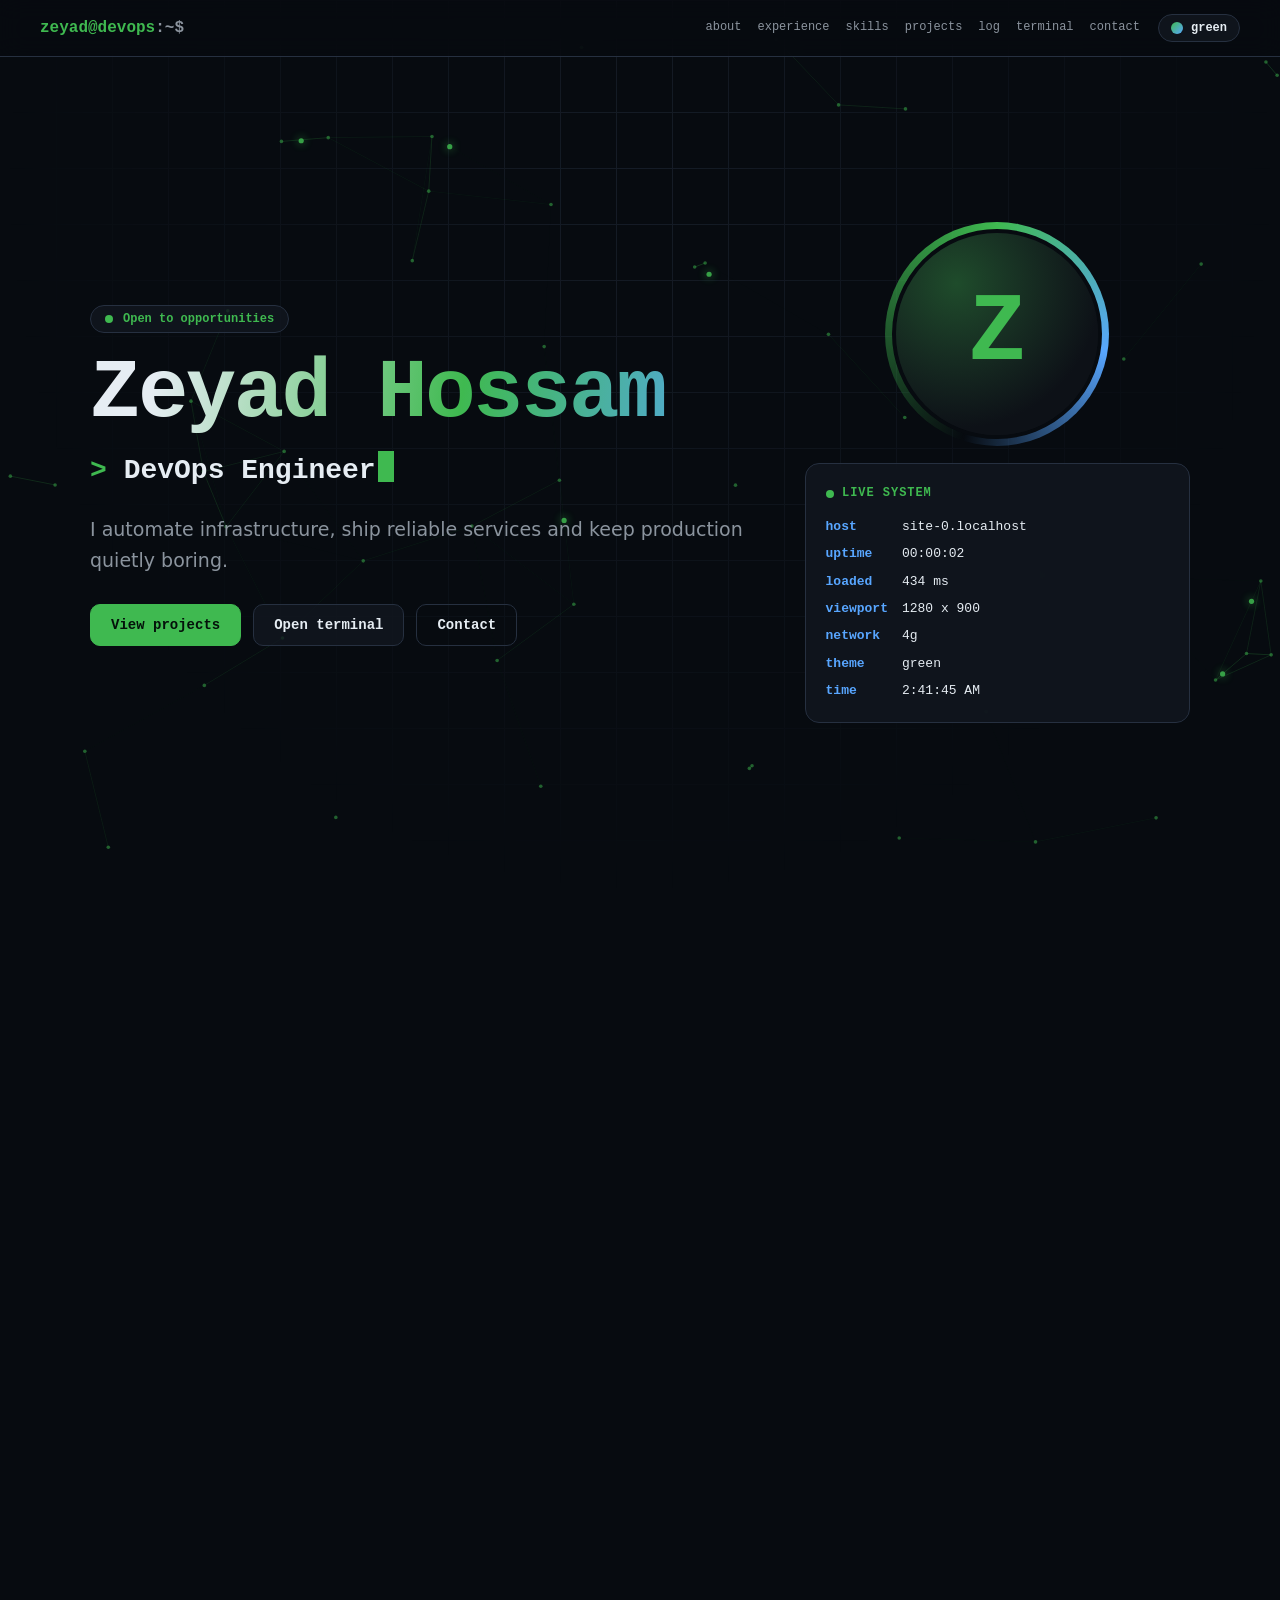
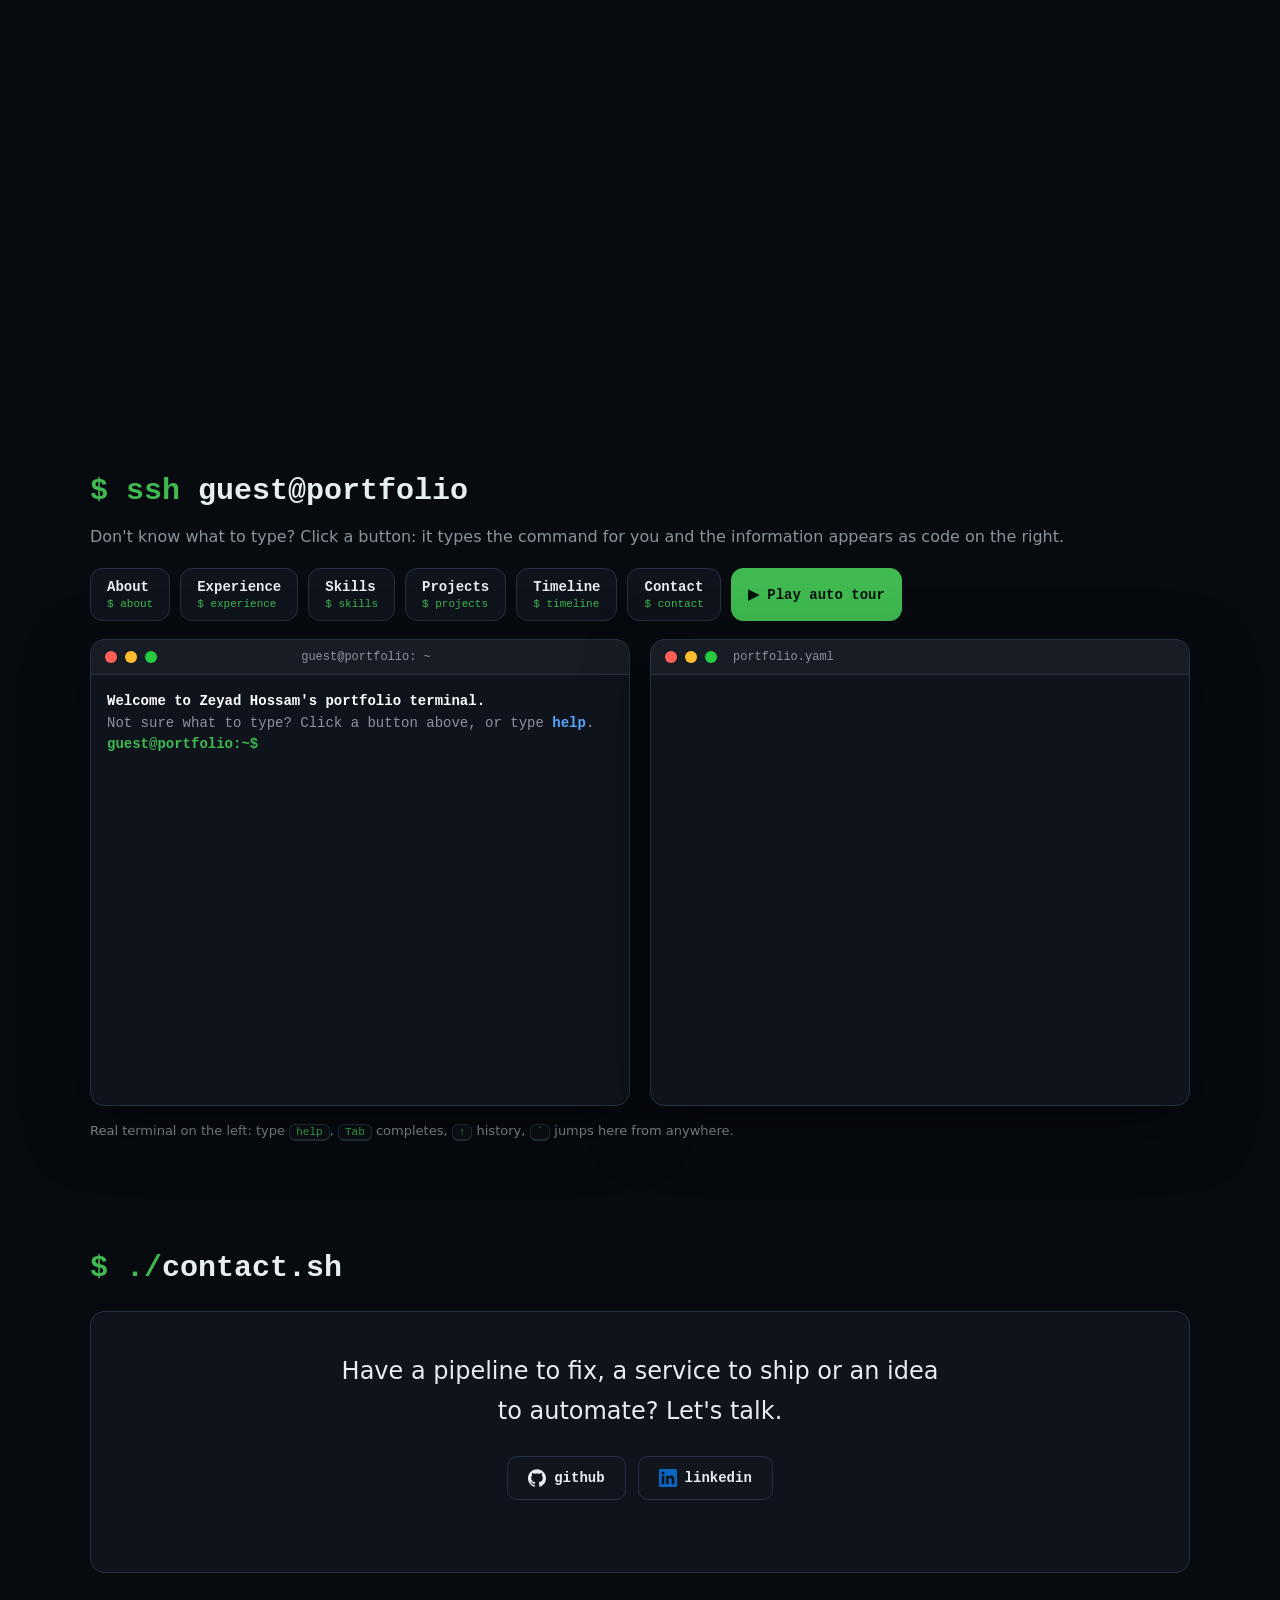
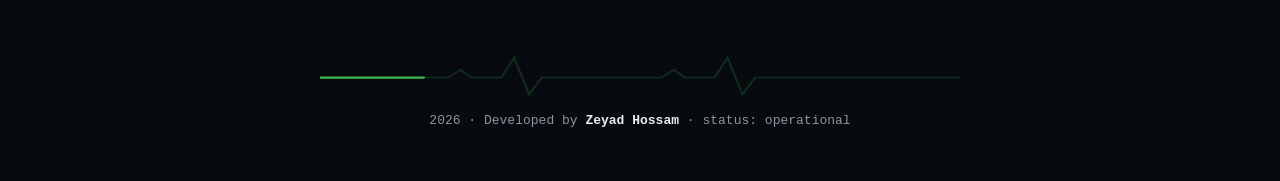
<file: index.html>
<!doctype html>
<html lang="en" data-theme="green">
<head>
  <meta charset="utf-8">
  <meta name="viewport" content="width=device-width, initial-scale=1, viewport-fit=cover">
  <title>Zeyad Hossam | DevOps · Cloud · Backend</title>
  <meta name="description" content="Portfolio of Zeyad Hossam: DevOps, Cloud and Backend engineer. Projects, courses, certificates, CVs and an interactive terminal.">
  <meta name="theme-color" content="#070b10">
  <meta property="og:title" content="Zeyad Hossam | DevOps · Cloud · Backend">
  <meta property="og:description" content="Automation, CI/CD, infrastructure and Linux tooling. Try the interactive terminal.">
  <meta property="og:type" content="website">
  <link rel="icon" href="favicon.svg" type="image/svg+xml">
  <link rel="stylesheet" href="assets/style.css?v=20261119">
</head>
<body class="booting">
  <a class="skip" href="#main">Skip to content</a>

  <div id="boot" aria-hidden="true">
    <pre id="bootlog"></pre>
    <div class="bootskip">press any key to skip</div>
  </div>

  <canvas id="net" aria-hidden="true"></canvas>

  <header class="nav" id="nav">
    <a class="brand" href="#home" aria-label="Home"><span class="brand-ps" id="brandPs">zeyad@devops</span><span class="brand-sym">:~$</span></a>
    <nav aria-label="Sections" id="navLinks">
      <a class="mobile-home" href="#home" aria-label="Home">home</a>
      <a class="mobile-current" id="mobileCurrent" href="#about">about</a>
      <a href="#about" data-sec="about">about</a>
      <a href="#experience" data-sec="experience">experience</a>
      <a href="#skills" data-sec="skills">skills</a>
      <a href="#projects" data-sec="projects">projects</a>
      <a href="#learning" data-sec="learning">learning</a>
      <a href="#certificates" data-sec="certificates">certs</a>
      <a href="#cv" data-sec="cv">cv</a>
      <a href="#volunteering" data-sec="volunteering">volunteer</a>
      <a href="#gallery" data-sec="gallery">gallery</a>
      <a href="#log" data-sec="log">log</a>
      <a href="#terminal" data-sec="terminal">terminal</a>
      <a href="#contact" data-sec="contact">contact</a>
      <button class="mobile-theme" id="themeBtnMobile" type="button" title="Change theme" aria-label="Change theme"><span class="swatch"></span></button>
      <button class="mobile-more" id="mobileMore" type="button" aria-expanded="false" aria-controls="mobileMenu">☰ <span>sections</span></button>
    </nav>
    <button class="icon-btn" id="themeBtn" type="button" title="Change theme" aria-label="Change theme"><span class="swatch"></span><span id="themeName">green</span></button>
  </header>
  <nav class="mobile-menu" id="mobileMenu" aria-label="All sections" hidden></nav>

  <main id="main">
    <section class="hero" id="home">
      <div class="hero-text">
        <p class="eyebrow" id="availability"><span class="dot"></span><span id="availText"></span></p>
        <h1 id="name" class="glitch" data-text="">&nbsp;</h1>
        <p class="role"><span class="role-prefix">&gt;</span> <span id="role"></span><span class="caret"></span></p>
        <p class="tagline" id="tagline"></p>
        <div class="cta">
          <a class="btn primary" href="#projects">View projects</a>
          <a class="btn" id="cvBtn" href="#cv">Get my CV</a>
          <a class="btn" href="#terminal">Open terminal</a>
          <a class="btn ghost" id="mailBtn" href="#contact">Contact</a>
        </div>
      </div>
      <aside class="hero-side" aria-label="Profile">
        <figure class="photo" id="photo">
          <span class="ring" aria-hidden="true"></span>
          <div class="photo-in">
            <img id="photoImg" alt="" hidden>
            <span class="avatar" id="avatar" aria-hidden="true">Z</span>
            <span class="scan" aria-hidden="true"></span>
          </div>
        </figure>
        <div class="status" aria-label="Live system status">
          <div class="panel-title"><span class="dot"></span> live system</div>
          <dl id="statusList"></dl>
        </div>
      </aside>
    </section>

    <section id="about" class="reveal">
      <h2 class="sec-title"><span class="cmd">$ cat</span> about.md</h2>
      <div class="about-grid">
        <div class="about-text" id="aboutText"></div>
        <div class="neo" aria-label="System facts">
          <pre class="neo-logo" aria-hidden="true"></pre>
          <dl id="facts"></dl>
        </div>
      </div>
    </section>

    <section id="experience" class="reveal">
      <h2 class="sec-title"><span class="cmd">$ journalctl</span> --unit=career</h2>
      <ol class="exp" id="expList"></ol>
    </section>

    <section id="skills" class="reveal">
      <h2 class="sec-title"><span class="cmd">$ kubectl get</span> skills -A</h2>
      <div class="filters" id="skillFilters" role="group" aria-label="Filter skills"></div>
      <div class="skill-grid" id="skillGrid"></div>
    </section>

    <section id="projects" class="reveal">
      <h2 class="sec-title"><span class="cmd">$ docker</span> ps --all</h2>
      <div class="filters" id="projectFilters" role="group" aria-label="Filter projects by category"></div>
      <div class="project-grid" id="projectGrid"></div>
    </section>

    <section id="learning" class="reveal">
      <h2 class="sec-title"><span class="cmd">$ ls</span> courses/ trainings/</h2>
      <div class="filters" id="courseFilters" role="group" aria-label="Filter courses"></div>
      <div class="course-list" id="courseList"></div>
      <div class="library" id="library"></div>
    </section>

    <section id="certificates" class="reveal">
      <h2 class="sec-title"><span class="cmd">$ gpg</span> --verify certificates/</h2>
      <div class="cert-grid" id="certGrid"></div>
      <div class="credly" id="credly"></div>
    </section>

    <section id="cv" class="reveal">
      <h2 class="sec-title"><span class="cmd">$ less</span> cv.pdf</h2>
      <div class="cv-tabs" id="cvTabs" role="tablist" aria-label="CV versions"></div>
      <div class="cv-view" id="cvView"></div>
    </section>

    <section id="volunteering" class="reveal">
      <h2 class="sec-title"><span class="cmd">$ ls</span> volunteering/ talks/</h2>
      <div class="project-grid" id="volGrid"></div>
    </section>

    <section id="gallery" class="reveal">
      <h2 class="sec-title"><span class="cmd">$ ls</span> gallery/</h2>
      <div class="filters" id="galleryFilters" role="group" aria-label="Filter photos"></div>
      <div class="gallery" id="galleryGrid"></div>
    </section>

    <section id="log" class="reveal">
      <h2 class="sec-title"><span class="cmd">$ git log</span> --graph --oneline</h2>
      <ol class="gitlog" id="gitlog"></ol>
    </section>

    <section id="terminal" class="reveal">
      <h2 class="sec-title"><span class="cmd">$ ssh</span> guest@portfolio</h2>
      <p class="hint">Don't know what to type? Click a button: it types the command for you and the information appears as code on the right.</p>
      <div class="guide" aria-label="Quick commands">
        <div class="guide-btns" id="guideBtns"></div>
      </div>
      <div class="term-grid">
        <div class="term" id="term">
          <div class="term-bar"><i></i><i></i><i></i><span id="termTitle">guest@portfolio: ~</span></div>
          <div class="term-body" id="termBody">
            <div id="termOut" aria-live="polite"></div>
            <label class="term-line"><span class="ps1" id="ps1">guest@portfolio:~$</span>
              <input id="termIn" type="text" spellcheck="false" autocomplete="off" autocapitalize="off" autocorrect="off" aria-label="Terminal command">
            </label>
          </div>
        </div>
        <div class="term codeview" id="codeView">
          <div class="term-bar"><i></i><i></i><i></i><span id="codeTitle">portfolio.yaml</span><span class="live" id="codeLive" hidden><span class="dot"></span> auto tour</span></div>
          <pre class="code-body" id="codeBody" tabindex="0" aria-label="Information shown as code"></pre>
        </div>
      </div>
      <p class="hint small">Real terminal on the left: type <kbd>help</kbd>, <kbd>Tab</kbd> completes, <kbd>↑</kbd> history, <kbd>`</kbd> jumps here from anywhere.</p>
    </section>

    <section id="contact" class="reveal">
      <h2 class="sec-title"><span class="cmd">$ ./</span>contact.sh</h2>
      <div class="contact-card">
        <p class="contact-lead">Have a pipeline to fix, a service to ship or an idea to automate? Let's talk.</p>
        <div class="contact-actions" id="contactActions"></div>
        <p class="copied" id="copied" role="status" aria-live="polite"></p>
      </div>
    </section>
  </main>

  <footer class="footer">
    <svg class="pulse" viewBox="0 0 600 60" preserveAspectRatio="none" aria-hidden="true">
      <path class="pulse-bg" d="M0 32 H120 L132 22 L142 32 H170 L182 6 L196 54 L208 32 H320 L332 22 L342 32 H370 L382 6 L396 54 L408 32 H600"/>
      <path class="pulse-fg" pathLength="1000" d="M0 32 H120 L132 22 L142 32 H170 L182 6 L196 54 L208 32 H320 L332 22 L342 32 H370 L382 6 L396 54 L408 32 H600"/>
    </svg>
    <p><span id="year"></span> · Developed by <strong>Zeyad Hossam</strong> · <span class="dim">status: operational</span></p>
  </footer>

  <div class="lb" id="lightbox" hidden role="dialog" aria-modal="true" aria-label="Viewer">
    <button class="lb-close" id="lbClose" type="button" aria-label="Close">&times;</button>
    <button class="lb-nav prev" id="lbPrev" type="button" aria-label="Previous">&#8249;</button>
    <figure class="lb-fig" id="lbFig">
      <div class="lb-stage" id="lbStage"><img id="lbImg" alt="" hidden><iframe id="lbPdf" title="Document" hidden></iframe></div>
      <figcaption id="lbCap"></figcaption>
    </figure>
    <button class="lb-nav next" id="lbNext" type="button" aria-label="Next">&#8250;</button>
    <div class="lb-count" id="lbCount"></div>
  </div>

  <canvas id="matrix" aria-hidden="true"></canvas>

  <noscript>
    <p class="noscript">This portfolio is built with JavaScript. Zeyad Hossam: DevOps, Cloud and Backend engineer. Please enable JavaScript or visit the GitHub profile.</p>
  </noscript>

  <script src="data.js?v=20261119"></script>
  <script src="assets/icons.js"></script>
  <script src="assets/app.js?v=20261119"></script>
</body>
</html>
</file>
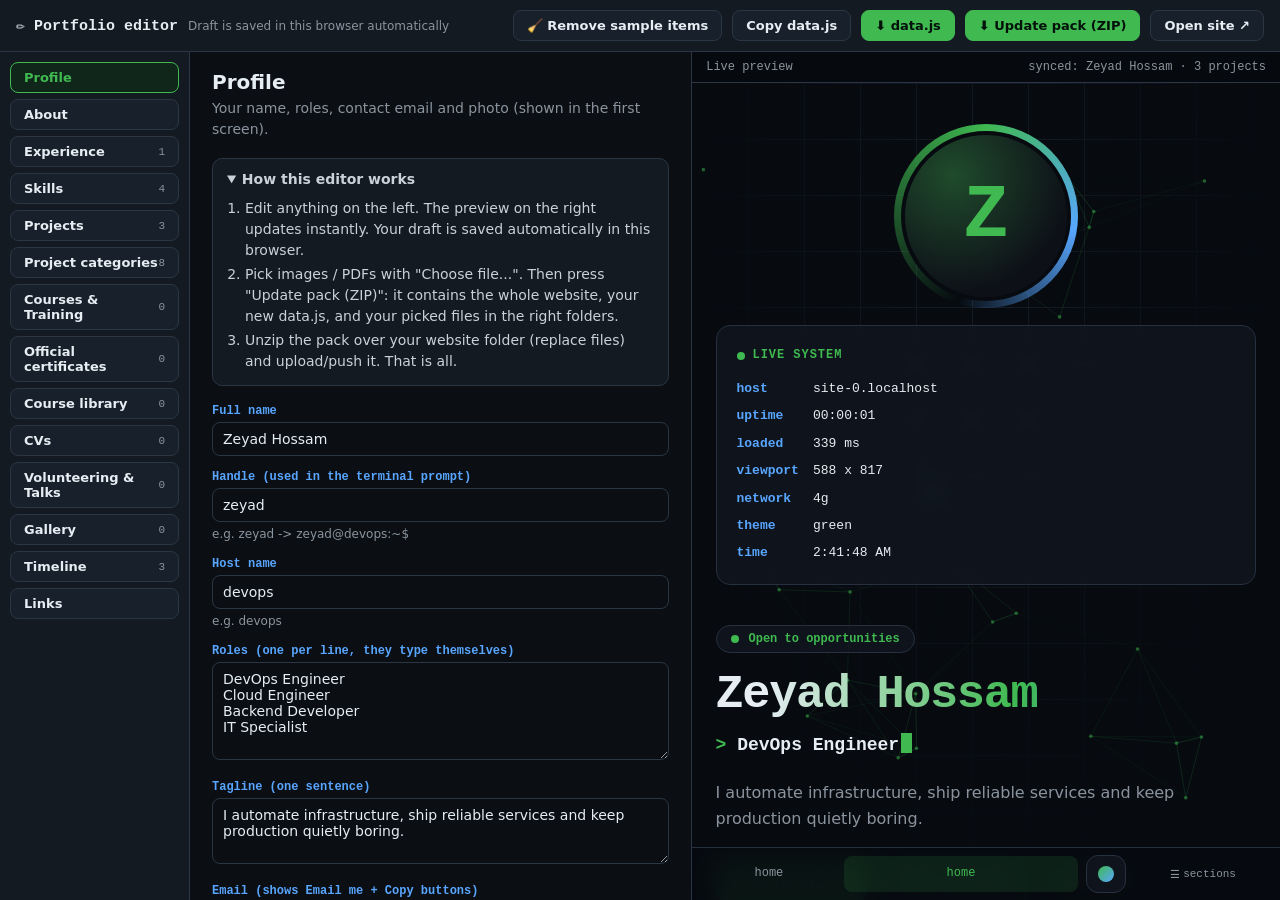
<file: editor.html>
<!doctype html>
<html lang="en">
<head>
  <meta charset="utf-8">
  <meta name="viewport" content="width=device-width, initial-scale=1">
  <meta name="robots" content="noindex">
  <title>Portfolio editor</title>
  <link rel="icon" href="favicon.svg" type="image/svg+xml">
  <style>
    :root { --bg:#0b0f14; --panel:#131a22; --panel2:#18212b; --line:#2a3644; --text:#e6edf3; --dim:#8b949e; --acc:#3fb950; --blue:#58a6ff; --warn:#d29922; --danger:#ff7b72;
      --mono:'JetBrains Mono','SFMono-Regular',Consolas,'Liberation Mono',Menlo,monospace; --sans:system-ui,-apple-system,'Segoe UI',Roboto,Arial,sans-serif; }
    * { box-sizing:border-box; }
    html,body { height:100%; margin:0; }
    body { background:var(--bg); color:var(--text); font:14px/1.5 var(--sans); display:flex; flex-direction:column; }
    a { color:var(--blue); }
    .top { display:flex; align-items:center; gap:10px; padding:10px 16px; background:var(--panel); border-bottom:1px solid var(--line); flex-wrap:wrap; }
    .top strong { font:700 15px var(--mono); }
    .muted { color:var(--dim); font-size:12px; } .spacer { flex:1; }
    button, .btn { font:600 13px var(--sans); color:var(--text); background:var(--panel2); border:1px solid var(--line); border-radius:8px; padding:7px 13px; cursor:pointer; text-decoration:none; }
    button:hover, .btn:hover { border-color:var(--acc); }
    button.primary { background:var(--acc); color:#04110a; border-color:var(--acc); }
    button.danger:hover { border-color:var(--danger); color:var(--danger); }
    button.mini { padding:2px 9px; font-size:12px; }
    #banner { background:#2d2208; border-bottom:1px solid var(--warn); padding:8px 16px; display:flex; gap:10px; align-items:center; }
    #banner[hidden] { display:none; }
    .app { flex:1; min-height:0; display:grid; grid-template-columns:190px minmax(380px,1fr) minmax(340px,46%); }
    #side { background:var(--panel); border-right:1px solid var(--line); overflow:auto; padding:10px; }
    #side button { display:flex; width:100%; justify-content:space-between; align-items:center; margin-bottom:6px; text-align:left; }
    #side button.on { border-color:var(--acc); background:#10261a; color:var(--acc); }
    #side .n { font:11px var(--mono); color:var(--dim); }
    #form { overflow:auto; padding:18px 22px 60px; }
    .preview { border-left:1px solid var(--line); display:flex; flex-direction:column; min-height:0; background:#06090d; }
    .pv-head { padding:8px 14px; font:12px var(--mono); color:var(--dim); border-bottom:1px solid var(--line); display:flex; justify-content:space-between; }
    #pv { flex:1; border:0; width:100%; background:#070b10; }
    h2 { margin:0 0 4px; font:700 20px var(--sans); } .lead { color:var(--dim); margin:0 0 18px; }
    .help { background:var(--panel); border:1px solid var(--line); border-radius:10px; padding:10px 14px; margin-bottom:18px; color:#c9d1d9; }
    .help summary { cursor:pointer; font-weight:600; } .help ol { margin:8px 0 2px 18px; padding:0; } .help li { margin:3px 0; }
    .row { margin:0 0 14px; } .row > label { display:block; font:600 12px var(--mono); color:var(--blue); margin-bottom:4px; }
    .row small { display:block; color:var(--dim); margin-top:3px; font-size:12px; }
    input[type=text], textarea, select { width:100%; background:var(--bg); color:var(--text); border:1px solid var(--line); border-radius:8px; padding:8px 10px; font:14px var(--sans); }
    textarea { resize:vertical; min-height:60px; font-family:var(--sans); }
    input:focus, textarea:focus, select:focus { outline:2px solid var(--acc); outline-offset:0; border-color:var(--acc); }
    .check { display:flex; gap:8px; align-items:center; } .check input { width:auto; }
    .item { background:var(--panel); border:1px solid var(--line); border-radius:10px; margin-bottom:10px; }
    .item > summary { list-style:none; display:flex; align-items:center; gap:8px; padding:9px 12px; cursor:pointer; }
    .item > summary::-webkit-details-marker { display:none; }
    .item > summary::before { content:"▸"; color:var(--dim); } .item[open] > summary::before { content:"▾"; }
    .item .t { flex:1; font-weight:600; overflow:hidden; text-overflow:ellipsis; white-space:nowrap; }
    .item .t.empty { color:var(--dim); font-style:italic; }
    .item-body { padding:6px 14px 6px; border-top:1px solid var(--line); background:var(--panel2); border-radius:0 0 10px 10px; }
    .item-body .item { background:var(--panel); }
    .pair { display:grid; grid-template-columns:1fr 2fr auto; gap:8px; margin-bottom:6px; }
    .imgrow { display:flex; gap:8px; align-items:center; } .imgrow input[type=text] { flex:1; }
    .thumb { width:46px; height:46px; object-fit:cover; border-radius:6px; border:1px solid var(--line); background:#000; flex:none; }
    .thumb[hidden] { display:none; }
    .picked { color:var(--warn); }
    .chips { display:flex; flex-wrap:wrap; gap:6px; margin-top:6px; }
    .chip { display:inline-flex; align-items:center; gap:6px; background:var(--bg); border:1px solid var(--line); border-radius:7px; padding:2px 8px; font:12px var(--mono); }
    .chip svg { width:14px; height:14px; } .chip.no { color:var(--dim); border-style:dashed; }
    .picker { margin-top:8px; background:var(--bg); border:1px solid var(--line); border-radius:10px; padding:10px; }
    .picker .chips { max-height:190px; overflow:auto; } .picker button.chip { cursor:pointer; color:var(--text); } .picker button.chip:hover { border-color:var(--acc); }
    .multi { display:flex; flex-wrap:wrap; gap:6px 14px; }
    .warn { color:var(--warn); font-size:12px; margin:4px 0; }
    .actions { display:flex; gap:6px; }
    @media (max-width: 1100px) { .app { grid-template-columns:150px 1fr; } .preview { display:none; } }
    @media (max-width: 700px) {
      .top { position:sticky; top:0; z-index:5; padding:8px; gap:6px; }
      .top strong { width:100%; }
      .top .muted { flex:1; min-width:140px; }
      .top button, .top .btn { padding:7px 9px; font-size:12px; }
      #banner { flex-wrap:wrap; }
      .app { display:flex; flex-direction:column; overflow:visible; }
      #side { display:flex; gap:6px; overflow-x:auto; padding:8px; border:0; border-bottom:1px solid var(--line); scroll-snap-type:x proximity; }
      #side button { width:auto; min-width:max-content; margin:0; scroll-snap-align:start; }
      #form { overflow:visible; padding:16px 12px 48px; }
      .pair { grid-template-columns:1fr; }
      .imgrow { flex-wrap:wrap; }
      .imgrow input[type=text] { min-width:0; }
    }
  </style>
</head>
<body>
  <header class="top">
    <strong>✏️ Portfolio editor</strong>
    <span class="muted" id="saved">Draft is saved in this browser automatically</span>
    <span class="spacer"></span>
    <button id="btnSamples" type="button" title="Delete every item marked as a SAMPLE">🧹 Remove sample items</button>
    <button id="btnCopy" type="button">Copy data.js</button>
    <button id="btnJs" type="button" class="primary">⬇ data.js</button>
    <button id="btnZip" type="button" class="primary" title="Full website + your updated content and picked files">⬇ Update pack (ZIP)</button>
    <a class="btn" href="index.html" target="_blank" rel="noopener">Open site ↗</a>
  </header>
  <div id="banner" hidden><span>You have an unsaved draft from earlier.</span><button id="btnRestore" type="button" class="primary mini">Restore it</button><button id="btnDiscard" type="button" class="mini">Discard</button></div>
  <div class="app">
    <nav id="side" aria-label="Sections"></nav>
    <main id="form"></main>
    <aside class="preview"><div class="pv-head"><span>Live preview</span><span id="pvStatus">loading...</span></div>
      <iframe id="pv" src="index.html?preview=1" title="Live preview of your portfolio"></iframe></aside>
  </div>
  <script src="data.js?v=20261119"></script>
  <script src="assets/icons.js"></script>
  <script src="assets/editor.js?v=20261119"></script>
</body>
</html>
</file>
<file: assets/style.css>
:root {
  --bg: #070b10; --bg2: #0d1117; --panel: rgba(18, 24, 32, .78); --line: #263040;
  --text: #e6edf3; --dim: #8b949e; --accent: #3fb950; --accent2: #58a6ff;
  --warn: #d29922; --danger: #ff7b72; --purple: #bc8cff; --radius: 14px;
  --mono: 'JetBrains Mono', 'SFMono-Regular', Consolas, 'Liberation Mono', Menlo, monospace;
  --sans: system-ui, -apple-system, 'Segoe UI', Roboto, 'Helvetica Neue', Arial, sans-serif;
}
[data-theme="blue"]   { --accent: #58a6ff; --accent2: #bc8cff; }
[data-theme="amber"]  { --accent: #f0b429; --accent2: #f0883e; }
[data-theme="purple"] { --accent: #bc8cff; --accent2: #58a6ff; }

* { box-sizing: border-box; }
html { scroll-behavior: smooth; scroll-padding-top: 76px; }
body {
  margin: 0; background: var(--bg); color: var(--text); font-family: var(--sans);
  line-height: 1.65; -webkit-font-smoothing: antialiased; overflow-x: hidden;
}
body.booting { overflow: hidden; }
a { color: var(--accent2); text-decoration: none; }
a:hover { text-decoration: underline; }
:focus-visible { outline: 2px solid var(--accent); outline-offset: 3px; border-radius: 6px; }
::selection { background: var(--accent); color: #000; }
kbd { font-family: var(--mono); font-size: .85em; border: 1px solid var(--line); border-bottom-width: 2px; padding: 1px 6px; border-radius: 6px; background: var(--bg2); color: var(--accent); }
.dim { color: var(--dim); }
.skip { position: absolute; left: -999px; top: 8px; background: var(--accent); color: #000; padding: 8px 14px; border-radius: 8px; z-index: 100; }
.skip:focus { left: 8px; }

#net { position: fixed; inset: 0; z-index: 0; pointer-events: none; opacity: .9; }
body::before { /* faint grid */
  content: ""; position: fixed; inset: 0; z-index: 0; pointer-events: none; opacity: .5;
  background-image: linear-gradient(var(--line) 1px, transparent 1px), linear-gradient(90deg, var(--line) 1px, transparent 1px);
  background-size: 56px 56px;
  -webkit-mask-image: radial-gradient(ellipse at 50% 20%, #000 0%, transparent 70%);
  mask-image: radial-gradient(ellipse at 50% 20%, #000 0%, transparent 70%);
}
main, .footer, .nav { position: relative; z-index: 1; }

/* ---------- boot ---------- */
#boot {
  position: fixed; inset: 0; z-index: 200; background: #04070a; color: #c9d1d9;
  font-family: var(--mono); font-size: 14px; padding: 28px; display: flex; flex-direction: column; justify-content: space-between;
  transition: opacity .5s ease;
}
#boot.gone { opacity: 0; pointer-events: none; }
#bootlog { margin: 0; white-space: pre-wrap; line-height: 1.7; }
#bootlog .ok { color: var(--accent); } #bootlog .info { color: var(--accent2); } #bootlog .dim { color: var(--dim); }
.bootskip { color: var(--dim); font-size: 12px; text-align: right; }

/* ---------- nav ---------- */
.nav {
  position: sticky; top: 0; z-index: 50; display: flex; align-items: center; gap: 18px; padding: 12px clamp(16px, 4vw, 40px);
  background: rgba(7, 11, 16, .72); -webkit-backdrop-filter: blur(12px); backdrop-filter: blur(12px); border-bottom: 1px solid var(--line);
}
.brand { font-family: var(--mono); font-weight: 700; color: var(--text); white-space: nowrap; }
.brand:hover { text-decoration: none; }
.brand-ps { color: var(--accent); } .brand-sym { color: var(--dim); }
.nav nav { display: flex; gap: 4px; margin-left: auto; overflow-x: auto; scrollbar-width: none; }
.nav nav::-webkit-scrollbar { display: none; }
.nav nav a { font-family: var(--mono); font-size: 12.5px; color: var(--dim); padding: 6px 8px; border-radius: 8px; white-space: nowrap; }
.nav nav a:hover, .nav nav a.active { color: var(--text); background: rgba(255, 255, 255, .06); text-decoration: none; }
.nav nav a.active { color: var(--accent); }
.icon-btn {
  display: inline-flex; align-items: center; gap: 8px; font: 600 12px var(--mono); color: var(--text); cursor: pointer;
  background: var(--panel); border: 1px solid var(--line); border-radius: 999px; padding: 6px 12px;
}
.icon-btn:hover { border-color: var(--accent); }
.swatch { width: 12px; height: 12px; border-radius: 50%; background: linear-gradient(135deg, var(--accent), var(--accent2)); }

/* ---------- hero ---------- */
section { padding: clamp(56px, 9vw, 110px) clamp(16px, 4vw, 40px) 0; max-width: 1180px; margin: 0 auto; }
.hero { min-height: calc(100vh - 62px); display: grid; grid-template-columns: 1.4fr .8fr; gap: 40px; align-items: center; padding-top: 40px; padding-bottom: 40px; }
.eyebrow { display: inline-flex; align-items: center; gap: 10px; font: 600 12px var(--mono); color: var(--accent); border: 1px solid var(--line); border-radius: 999px; padding: 6px 14px; background: var(--panel); margin: 0 0 18px; }
.eyebrow[hidden] { display: none; }
.dot { width: 8px; height: 8px; border-radius: 50%; background: var(--accent); display: inline-block; box-shadow: 0 0 0 0 var(--accent); animation: ping 2s infinite; }
@keyframes ping { 0% { box-shadow: 0 0 0 0 color-mix(in srgb, var(--accent) 70%, transparent); } 80%, 100% { box-shadow: 0 0 0 10px transparent; } }
h1 { font: 800 clamp(40px, 8vw, 84px)/1.02 var(--mono); margin: 0 0 14px; letter-spacing: -.03em;
  background: linear-gradient(100deg, var(--text) 10%, var(--accent) 55%, var(--accent2) 100%); -webkit-background-clip: text; background-clip: text; color: transparent; position: relative; }
.glitch:hover::before, .glitch:hover::after { content: attr(data-text); position: absolute; inset: 0; background: inherit; -webkit-background-clip: text; background-clip: text; }
.glitch:hover::before { transform: translate(2px, -1px); opacity: .7; clip-path: inset(0 0 55% 0); animation: gl 0.4s steps(2) infinite; }
.glitch:hover::after { transform: translate(-2px, 1px); opacity: .7; clip-path: inset(50% 0 0 0); animation: gl 0.5s steps(2) infinite reverse; }
@keyframes gl { 50% { transform: translate(3px, 1px); } }
.role { font: 600 clamp(18px, 3vw, 28px) var(--mono); margin: 0 0 18px; color: var(--text); min-height: 1.6em; }
.role-prefix { color: var(--accent); }
.caret { display: inline-block; width: .6em; height: 1.1em; background: var(--accent); vertical-align: -.15em; margin-left: 2px; animation: blink 1s steps(1) infinite; }
@keyframes blink { 50% { opacity: 0; } }
.tagline { max-width: 56ch; color: var(--dim); font-size: clamp(16px, 2vw, 19px); margin: 0 0 28px; }
.cta { display: flex; flex-wrap: wrap; gap: 12px; }
.btn {
  display: inline-flex; align-items: center; gap: 8px; font: 700 14px var(--mono); padding: 12px 20px; border-radius: 10px; cursor: pointer;
  color: var(--text); background: var(--panel); border: 1px solid var(--line); transition: transform .15s, border-color .15s, box-shadow .15s;
}
.btn:hover { transform: translateY(-2px); border-color: var(--accent); text-decoration: none; }
.btn.primary { background: var(--accent); color: #04110a; border-color: var(--accent); }
.btn.primary:hover { box-shadow: 0 8px 30px color-mix(in srgb, var(--accent) 45%, transparent); }
.btn.ghost { background: transparent; }

.status, .neo, .contact-card, .skill-card, .project, .term {
  background: var(--panel); border: 1px solid var(--line); border-radius: var(--radius);
  -webkit-backdrop-filter: blur(10px); backdrop-filter: blur(10px);
}
.status { padding: 20px; font-family: var(--mono); font-size: 13px; }
.panel-title { color: var(--accent); font-weight: 700; margin-bottom: 12px; display: flex; align-items: center; gap: 8px; text-transform: uppercase; letter-spacing: .08em; font-size: 12px; }
dl { margin: 0; display: grid; grid-template-columns: auto 1fr; gap: 6px 14px; }
dt { color: var(--accent2); font-weight: 700; }
dd { margin: 0; color: var(--text); word-break: break-word; }

/* ---------- sections ---------- */
.sec-title { font: 700 clamp(20px, 3vw, 30px) var(--mono); margin: 0 0 26px; }
.sec-title .cmd { color: var(--accent); }
.reveal { opacity: 0; transform: translateY(28px); transition: opacity .7s ease, transform .7s ease; }
.reveal.in { opacity: 1; transform: none; }

.about-grid { display: grid; grid-template-columns: 1.3fr 1fr; gap: 28px; align-items: start; }
.about-text p { margin: 0 0 16px; font-size: 18px; color: #c9d1d9; }
.neo { padding: 20px; display: grid; grid-template-columns: auto 1fr; gap: 18px; font-family: var(--mono); font-size: 13px; }
.neo-logo { margin: 0; color: var(--accent); font-weight: 800; font-size: 14px; line-height: 1.1; }

.filters { display: flex; flex-wrap: wrap; gap: 8px; margin-bottom: 20px; }
.filters:empty { display: none; }
[hidden] { display: none !important; }
.chip { font: 600 12px var(--mono); color: var(--dim); background: var(--panel); border: 1px solid var(--line); border-radius: 999px; padding: 6px 14px; cursor: pointer; }
.chip:hover { color: var(--text); } .chip.on { color: #04110a; background: var(--accent); border-color: var(--accent); }
.skill-grid { display: grid; grid-template-columns: repeat(auto-fit, minmax(260px, 1fr)); gap: 18px; }
.skill-card { padding: 18px; }
.skill-card h3 { margin: 0 0 12px; font: 700 13px var(--mono); color: var(--accent2); text-transform: uppercase; letter-spacing: .1em; }
.skill { display: flex; align-items: center; gap: 10px; padding: 8px 6px; border-radius: 8px; font-family: var(--mono); font-size: 14px; position: relative; cursor: default; }
.skill:hover { background: rgba(255, 255, 255, .05); }
.skill.hide { display: none; }
.skill .d { width: 9px; height: 9px; border-radius: 50%; flex: none; }
.skill.running .d { background: var(--accent); animation: ping 2.4s infinite; }
.skill.learning .d { background: var(--warn); animation: blink 1.2s steps(1) infinite; }
.skill .st { margin-left: auto; font-size: 11px; color: var(--dim); }
.skill.running .st { color: var(--accent); } .skill.learning .st { color: var(--warn); }
.skill .tip {
  position: absolute; left: 6px; right: 6px; bottom: calc(100% - 2px); z-index: 5; background: #000; color: var(--text); border: 1px solid var(--line);
  border-radius: 8px; padding: 8px 10px; font-size: 12px; opacity: 0; transform: translateY(4px); pointer-events: none; transition: .15s;
}
.skill:hover .tip, .skill:focus-visible .tip { opacity: 1; transform: none; }

.project-grid { display: grid; grid-template-columns: repeat(auto-fit, minmax(300px, 1fr)); gap: 20px; }
.project { padding: 22px; display: flex; flex-direction: column; gap: 14px; transition: transform .2s ease, border-color .2s; transform-style: preserve-3d; position: relative; overflow: hidden; }
.project::before { content: ""; position: absolute; inset: 0; background: radial-gradient(400px circle at var(--mx, 50%) var(--my, 0%), color-mix(in srgb, var(--accent) 16%, transparent), transparent 60%); opacity: 0; transition: opacity .25s; pointer-events: none; }
.project:hover { border-color: var(--accent); } .project:hover::before { opacity: 1; }
.project h3 { margin: 0; font: 700 19px var(--mono); display: flex; justify-content: space-between; gap: 10px; align-items: baseline; }
.project .badge { font: 600 11px var(--mono); color: var(--accent); border: 1px solid var(--accent); border-radius: 999px; padding: 2px 10px; }
.project p { margin: 0; color: var(--dim); flex: 1; }
.tags { display: flex; flex-wrap: wrap; gap: 8px; }
.tags span { font: 12px var(--mono); color: var(--accent2); background: rgba(88, 166, 255, .1); border-radius: 999px; padding: 3px 12px; }
.project .go { font: 700 13px var(--mono); }

.gitlog { list-style: none; margin: 0; padding: 0 0 0 34px; position: relative; }
.gitlog::before { content: ""; position: absolute; left: 11px; top: 8px; bottom: 8px; width: 2px; background: linear-gradient(var(--accent), var(--accent2)); transform-origin: top; transform: scaleY(0); transition: transform 1.4s ease .2s; }
.reveal.in .gitlog::before { transform: scaleY(1); }
.commit { position: relative; padding: 0 0 26px; }
.commit::before { content: ""; position: absolute; left: -31px; top: 5px; width: 14px; height: 14px; border-radius: 50%; background: var(--bg); border: 3px solid var(--accent); }
.commit:first-child::before { background: var(--accent); box-shadow: 0 0 16px var(--accent); }
.commit .meta { font: 13px var(--mono); color: var(--dim); }
.commit .hash { color: var(--warn); } .commit .head { color: var(--accent); }
.commit h3 { margin: 2px 0 4px; font: 700 18px var(--sans); }
.commit p { margin: 0; color: var(--dim); max-width: 70ch; }

/* ---------- terminal ---------- */
.hint { color: var(--dim); margin: -10px 0 18px; }
.term { overflow: hidden; box-shadow: 0 20px 60px rgba(0, 0, 0, .5); }
.term-bar { display: flex; align-items: center; gap: 8px; padding: 10px 14px; background: rgba(255, 255, 255, .04); border-bottom: 1px solid var(--line); font: 12px var(--mono); color: var(--dim); }
.term-bar i { width: 12px; height: 12px; border-radius: 50%; background: #ff5f56; } .term-bar i:nth-child(2) { background: #ffbd2e; } .term-bar i:nth-child(3) { background: #27c93f; }
.term-bar span { margin: 0 auto; transform: translateX(-24px); }
.term-body { height: 430px; overflow-y: auto; padding: 16px; font: 14px/1.55 var(--mono); cursor: text; }
.term-body::-webkit-scrollbar { width: 8px; } .term-body::-webkit-scrollbar-thumb { background: var(--line); border-radius: 8px; }
#termOut .line { white-space: pre-wrap; word-break: break-word; animation: lin .25s ease both; }
@keyframes lin { from { opacity: 0; transform: translateX(-6px); } }
.term-line { display: flex; gap: 10px; align-items: center; }
.ps1 { color: var(--accent); font-weight: 700; white-space: nowrap; }
#termIn { flex: 1; min-width: 0; background: transparent; border: 0; outline: 0; color: var(--text); font: inherit; caret-color: var(--accent); padding: 0; }
.t-ok { color: var(--accent); } .t-key { color: var(--accent2); font-weight: 700; } .t-dim { color: var(--dim); } .t-warn { color: var(--warn); } .t-err { color: var(--danger); } .t-hl { color: #fff; font-weight: 700; }
#termOut a { color: var(--accent2); text-decoration: underline; }
.quick { display: flex; flex-wrap: wrap; gap: 8px; margin-top: 14px; }

/* ---------- contact / footer ---------- */
.contact-card { padding: clamp(22px, 4vw, 40px); text-align: center; }
.contact-lead { font-size: clamp(18px, 2.5vw, 24px); max-width: 40ch; margin: 0 auto 24px; }
.contact-actions { display: flex; flex-wrap: wrap; gap: 12px; justify-content: center; }
.copied { min-height: 1.4em; margin: 14px 0 0; font: 13px var(--mono); color: var(--accent); }
.footer { text-align: center; padding: 80px 16px 40px; font: 13px var(--mono); color: var(--dim); }
.footer strong { color: var(--text); }
.pulse { width: min(640px, 90%); height: 46px; margin: 0 auto 14px; display: block; }
.pulse-bg { fill: none; stroke: var(--accent); stroke-opacity: .2; stroke-width: 2; }
.pulse-fg { fill: none; stroke: var(--accent); stroke-width: 3; stroke-linecap: round; stroke-linejoin: round; stroke-dasharray: 130 870; animation: beat 3.2s linear infinite; }
@keyframes beat { to { stroke-dashoffset: -1000; } }
#matrix { position: fixed; inset: 0; width: 100%; height: 100%; z-index: 150; display: none; background: #000; }
.noscript { padding: 40px; text-align: center; }

/* ---------- responsive ---------- */
@media (max-width: 860px) {
  .hero { grid-template-columns: 1fr; min-height: auto; padding-top: 48px; }
  .about-grid { grid-template-columns: 1fr; }
  .nav { gap: 10px; } .brand-sym { display: none; }
  .term-body { height: 360px; font-size: 13px; }
}
@media (max-width: 520px) {
  .nav nav a { padding: 6px 7px; font-size: 12px; }
  #themeName { display: none; }
}
@media (prefers-reduced-motion: reduce) {
  *, *::before, *::after { animation-duration: .001ms !important; animation-iteration-count: 1 !important; transition-duration: .001ms !important; scroll-behavior: auto !important; }
  .reveal { opacity: 1; transform: none; }
  .gitlog::before { transform: scaleY(1); }
}


/* ===================================================================== v2 additions */
/* ---------- hero photo ---------- */
.hero-side { display: flex; flex-direction: column; align-items: center; gap: 24px; }
.hero-side .status { width: 100%; }
.photo { position: relative; width: 210px; height: 210px; margin: 0; }
.photo .ring { position: absolute; inset: -7px; border-radius: 50%; background: conic-gradient(from 0deg, var(--accent), var(--accent2), transparent 55%, var(--accent)); animation: spin 7s linear infinite; }
@keyframes spin { to { transform: rotate(360deg); } }
.photo-in { position: absolute; inset: 0; border-radius: 50%; overflow: hidden; background: var(--bg2); border: 4px solid var(--bg); }
.photo-in img { width: 100%; height: 100%; object-fit: cover; display: block; }
.avatar { position: absolute; inset: 0; display: grid; place-items: center; font: 800 96px var(--mono); background: radial-gradient(circle at 30% 25%, color-mix(in srgb, var(--accent) 35%, #0d1117), #0d1117 70%); color: var(--accent); }
.scan { position: absolute; left: 0; right: 0; height: 36%; top: -40%; background: linear-gradient(transparent, color-mix(in srgb, var(--accent) 28%, transparent), transparent); animation: scan 4.5s ease-in-out infinite; pointer-events: none; }
@keyframes scan { 0% { top: -40%; } 60%, 100% { top: 110%; } }

/* ---------- sample ribbon ---------- */
.sample { position: relative; }
.sample::after { content: "SAMPLE"; position: absolute; top: 12px; right: -34px; transform: rotate(35deg); background: #b4232a; color: #fff; font: 700 10px var(--mono); letter-spacing: .12em; padding: 3px 38px; z-index: 6; pointer-events: none; }

/* ---------- experience ---------- */
.exp { list-style: none; margin: 0; padding: 0; display: grid; gap: 22px; }
.job { display: grid; grid-template-columns: 190px 1fr; gap: 24px; opacity: 0; transform: translateY(18px); transition: opacity .6s ease, transform .6s ease; transition-delay: calc(var(--i, 0) * 120ms); }
.reveal.in .job { opacity: 1; transform: none; }
.job-meta { font: 13px var(--mono); color: var(--dim); padding-top: 22px; }
.job-meta .period { color: var(--accent); font-weight: 700; display: block; margin-bottom: 4px; }
.job-card { background: var(--panel); border: 1px solid var(--line); border-radius: var(--radius); padding: 22px; position: relative; overflow: hidden; -webkit-backdrop-filter: blur(10px); backdrop-filter: blur(10px); }
.job-card::before { content: ""; position: absolute; left: 0; top: 0; bottom: 0; width: 3px; background: linear-gradient(var(--accent), var(--accent2)); }
.job-head { display: flex; gap: 14px; align-items: center; }
.job-logo { width: 46px; height: 46px; border-radius: 10px; object-fit: cover; background: var(--bg2); border: 1px solid var(--line); flex: none; }
.job h3 { margin: 0; font: 700 19px var(--sans); }
.job .co { color: var(--accent2); font: 600 14px var(--mono); }
.job .now { font: 700 11px var(--mono); color: var(--accent); border: 1px solid var(--accent); border-radius: 999px; padding: 2px 10px; margin-left: auto; white-space: nowrap; }
.job ul { margin: 14px 0; padding-left: 20px; color: #c9d1d9; }
.job li { margin: 6px 0; }

/* ---------- tech chips + categories ---------- */
.techs { display: flex; flex-wrap: wrap; gap: 8px; }
.tech { display: inline-flex; align-items: center; gap: 7px; font: 600 12px var(--mono); color: var(--text); background: rgba(255, 255, 255, .05); border: 1px solid var(--line); border-radius: 8px; padding: 4px 10px 4px 8px; }
.tech svg { width: 16px; height: 16px; flex: none; }
.cats { display: flex; flex-wrap: wrap; gap: 6px; }
.cat { font: 700 11px var(--mono); border-radius: 999px; padding: 2px 10px; border: 1px solid currentColor; text-transform: uppercase; letter-spacing: .06em; }

/* ---------- projects (image on top) ---------- */
.project { padding: 0 0 22px; gap: 14px; }
.project > :not(.shot) { margin-left: 22px; margin-right: 22px; }
.shot { position: relative; display: block; width: 100%; aspect-ratio: 16 / 9; overflow: hidden; border: 0; padding: 0; background: var(--bg2); border-bottom: 1px solid var(--line); }
.shot img { width: 100%; height: 100%; object-fit: cover; display: block; transition: transform .5s ease; }
.project:hover .shot img { transform: scale(1.05); }
.shot.ph { display: grid; place-items: center; background: linear-gradient(135deg, color-mix(in srgb, var(--accent) 22%, #0d1117), color-mix(in srgb, var(--accent2) 22%, #0d1117)); }
.shot .mono { font: 800 64px var(--mono); color: rgba(255, 255, 255, .85); }
.zoomable { cursor: zoom-in; }
.zoomable .zoom-hint { position: absolute; right: 10px; bottom: 10px; width: 34px; height: 34px; border-radius: 50%; background: rgba(0, 0, 0, .65); color: #fff; display: grid; place-items: center; font-size: 17px; opacity: 0; transition: opacity .2s; pointer-events: none; }
.zoomable:hover .zoom-hint, .zoomable:focus-visible .zoom-hint { opacity: 1; }
.project .status-badge { position: absolute; left: 12px; top: 12px; font: 700 11px var(--mono); color: #04110a; background: var(--accent); border-radius: 999px; padding: 3px 11px; z-index: 2; }
.project h3 { margin-top: 2px; }
.p-actions { display: flex; flex-wrap: wrap; gap: 10px; margin-top: auto !important; }
.btn.small { padding: 8px 14px; font-size: 12.5px; border-radius: 9px; }
.btn[aria-disabled="true"] { opacity: .45; pointer-events: none; }

/* ---------- courses & training ---------- */
.course-list { display: grid; gap: 18px; }
.course { display: grid; grid-template-columns: 1fr 260px; gap: 22px; padding: 20px; align-items: center; background: var(--panel); border: 1px solid var(--line); border-radius: var(--radius); -webkit-backdrop-filter: blur(10px); backdrop-filter: blur(10px); overflow: hidden; }
.course:hover { border-color: var(--accent); }
.course .kind { font: 700 11px var(--mono); text-transform: uppercase; letter-spacing: .1em; color: var(--accent); }
.course h3 { margin: 4px 0 4px; font: 700 20px var(--sans); }
.course .by { color: var(--dim); font: 13px var(--mono); margin-bottom: 12px; }
.course .tags { margin-bottom: 14px; }
.cert-thumb { position: relative; display: block; width: 100%; aspect-ratio: 4 / 3; border: 1px solid var(--line); border-radius: 10px; overflow: hidden; background: #fff; padding: 0; }
.cert-thumb img { width: 100%; height: 100%; object-fit: cover; display: block; transition: transform .4s; }
.cert-thumb:hover img { transform: scale(1.04); }
.cert-thumb.pdf { display: grid; place-items: center; background: var(--bg2); color: var(--dim); font: 700 13px var(--mono); }
.cert-label { display: block; font: 12px var(--mono); color: var(--dim); text-align: center; margin-top: 6px; }
.no-cert { border: 1px dashed var(--line); border-radius: 10px; aspect-ratio: 4 / 3; display: grid; place-items: center; color: var(--dim); font: 12px var(--mono); text-align: center; padding: 10px; }

.library { margin-top: 30px; padding: 24px; border: 1px dashed var(--line); border-radius: var(--radius); background: rgba(13, 17, 23, .5); }
.library h3 { margin: 0 0 6px; font: 700 18px var(--mono); }
.library p { margin: 0 0 16px; color: var(--dim); }
.tracks { display: flex; flex-wrap: wrap; gap: 12px; }
.track { display: inline-flex; align-items: center; gap: 10px; font: 700 14px var(--mono); color: var(--text); background: var(--panel); border: 1px solid var(--line); border-radius: 12px; padding: 12px 18px; transition: transform .15s, border-color .15s; }
.track:hover { transform: translateY(-2px); border-color: var(--accent); text-decoration: none; }
.track svg { width: 20px; height: 20px; }
.track small { font: 11px var(--mono); color: var(--warn); }
.track[aria-disabled="true"] { opacity: .55; pointer-events: none; }

/* ---------- certificates ---------- */
.cert-grid { display: grid; grid-template-columns: repeat(auto-fit, minmax(300px, 1fr)); gap: 20px; }
.cert { background: var(--panel); border: 1px solid var(--line); border-radius: var(--radius); overflow: hidden; display: flex; flex-direction: column; -webkit-backdrop-filter: blur(10px); backdrop-filter: blur(10px); }
.cert .cert-thumb { border: 0; border-radius: 0; border-bottom: 1px solid var(--line); aspect-ratio: 16 / 11; }
.cert-body { padding: 18px 20px 20px; display: flex; flex-direction: column; gap: 6px; flex: 1; }
.cert h3 { margin: 0; font: 700 18px var(--sans); }
.cert .issuer { color: var(--accent2); font: 600 14px var(--mono); }
.cert .meta { color: var(--dim); font: 12.5px var(--mono); }
.cert .validate { margin-top: 12px; align-self: flex-start; }
.credly { margin-top: 24px; display: flex; flex-wrap: wrap; align-items: center; gap: 16px; padding: 18px 22px; border: 1px solid var(--line); border-radius: var(--radius); background: var(--panel); }
.credly:empty { display: none; }
.credly svg { width: 30px; height: 30px; }
.credly p { margin: 0; flex: 1; min-width: 220px; color: var(--dim); }
.credly strong { color: var(--text); display: block; }

/* ---------- CV ---------- */
.cv-tabs { display: flex; flex-wrap: wrap; gap: 8px; margin-bottom: 16px; }
.cv-tabs:empty { display: none; }
.cv-tab { font: 700 13px var(--mono); color: var(--dim); background: var(--panel); border: 1px solid var(--line); border-radius: 10px; padding: 9px 16px; cursor: pointer; }
.cv-tab:hover { color: var(--text); } .cv-tab.on { color: #04110a; background: var(--accent); border-color: var(--accent); }
.cv-view { background: var(--panel); border: 1px solid var(--line); border-radius: var(--radius); overflow: hidden; }
.cv-bar { display: flex; flex-wrap: wrap; gap: 10px; align-items: center; padding: 12px 16px; border-bottom: 1px solid var(--line); }
.cv-bar .name { font: 700 14px var(--mono); margin-right: auto; }
.cv-bar .upd { color: var(--dim); font: 12px var(--mono); }
.cv-frame { height: min(78vh, 820px); background: #525659; display: grid; }
.cv-frame iframe { width: 100%; height: 100%; border: 0; background: #fff; }
.cv-frame img { width: 100%; height: 100%; object-fit: contain; background: #fff; }
.cv-note { padding: 10px 16px; border-top: 1px solid var(--line); color: var(--dim); font: 12px var(--mono); }
.cv-frame.pdf-pages { display: block; height: min(78vh, 820px); overflow: auto; padding: 12px; background: #30343a; }
.cv-frame.pdf-pages:fullscreen { height: 100vh; max-height: 100vh; padding: 20px; background: #171b22; }
.cv-frame.pdf-pages::backdrop { background: #171b22; }
.pdf-page { display: block; width: 100%; height: auto; max-width: 900px; margin: 0 auto 12px; background: #fff; box-shadow: 0 2px 12px #0008; }
.pdf-status { color: var(--dim); text-align: center; font: 13px var(--mono); padding: 20px; }
.cv-frame.pdf-pages iframe { display: block; width: 100%; height: 60vh; border: 0; background: white; }

/* ---------- gallery ---------- */
.gallery { columns: 3 260px; column-gap: 16px; }
.g-item { position: relative; display: block; width: 100%; margin: 0 0 16px; padding: 0; border: 1px solid var(--line); border-radius: 12px; overflow: hidden; background: var(--bg2); break-inside: avoid; }
.g-item img { width: 100%; display: block; transition: transform .5s; }
.g-item:hover img { transform: scale(1.04); }
.g-item figcaption { position: absolute; left: 0; right: 0; bottom: 0; padding: 26px 14px 12px; background: linear-gradient(transparent, rgba(0, 0, 0, .8)); color: #fff; font: 13px var(--mono); text-align: left; opacity: 0; transition: opacity .25s; }
.g-item:hover figcaption, .g-item:focus-visible figcaption { opacity: 1; }
.g-item.hide, .skill.hide, .project.hide, .course.hide { display: none; }

/* ---------- lightbox ---------- */
.lb { position: fixed; inset: 0; z-index: 300; background: rgba(2, 4, 8, .92); display: flex; align-items: center; justify-content: center; -webkit-backdrop-filter: blur(6px); backdrop-filter: blur(6px); animation: lbin .2s ease; }
@keyframes lbin { from { opacity: 0; } }
.lb-fig { margin: 0; max-width: 92vw; display: flex; flex-direction: column; align-items: center; gap: 12px; }
.lb-stage { max-width: 92vw; max-height: 82vh; overflow: auto; border-radius: 10px; }
.lb-stage img { display: block; max-width: 92vw; max-height: 82vh; object-fit: contain; background: #fff; cursor: zoom-in; margin: 0 auto; }
.lb-stage.zoomed img { max-width: none; max-height: none; cursor: zoom-out; }
.lb-stage iframe { width: min(92vw, 1000px); height: 82vh; border: 0; background: #fff; }
#lbCap { color: #e6edf3; font: 14px var(--mono); text-align: center; max-width: 80ch; }
.lb-close, .lb-nav { position: absolute; border: 1px solid rgba(255, 255, 255, .25); background: rgba(255, 255, 255, .08); color: #fff; cursor: pointer; border-radius: 50%; width: 48px; height: 48px; font-size: 30px; line-height: 1; display: grid; place-items: center; }
.lb-close:hover, .lb-nav:hover { background: var(--accent); color: #04110a; }
.lb-close { top: 18px; right: 18px; z-index: 2; }
.lb-nav { top: 50%; transform: translateY(-50%); } .lb-nav.prev { left: 18px; } .lb-nav.next { right: 18px; }
.lb-nav[hidden] { display: none; }
.lb-count { position: absolute; top: 24px; left: 24px; color: #c9d1d9; font: 13px var(--mono); }

/* ---------- guide buttons + two terminals ---------- */
.guide { margin: 0 0 18px; }
.guide-btns { display: flex; flex-wrap: wrap; gap: 10px; }
.gbtn { display: flex; flex-direction: column; align-items: flex-start; gap: 3px; font: 700 14px var(--mono); color: var(--text); background: var(--panel); border: 1px solid var(--line); border-radius: 12px; padding: 10px 16px; cursor: pointer; text-align: left; transition: transform .15s, border-color .15s; }
.gbtn code { font: 500 11px var(--mono); color: var(--accent); }
.gbtn:hover { transform: translateY(-2px); border-color: var(--accent); }
.gbtn.on { border-color: var(--accent); background: color-mix(in srgb, var(--accent) 14%, var(--panel)); }
.gbtn.tour { align-items: center; flex-direction: row; gap: 8px; color: #04110a; background: var(--accent); border-color: var(--accent); }
.term-grid { display: grid; grid-template-columns: 1fr 1fr; gap: 20px; align-items: start; }
.hint.small { font-size: 13px; margin: 14px 0 0; }
.codeview .term-bar #codeTitle { margin: 0 auto 0 8px; transform: none; }
.live { margin-left: auto; display: inline-flex; align-items: center; gap: 7px; color: var(--accent); font: 700 11px var(--mono); transform: none !important; }
.code-body { margin: 0; height: 430px; overflow: auto; padding: 16px 16px 16px 8px; font: 13px/1.65 var(--mono); white-space: pre-wrap; word-break: break-word; counter-reset: ln; color: var(--text); }
.code-body::-webkit-scrollbar { width: 8px; } .code-body::-webkit-scrollbar-thumb { background: var(--line); border-radius: 8px; }
.cl { display: block; padding-left: 3.3em; position: relative; min-height: 1.65em; }
.cl::before { counter-increment: ln; content: counter(ln); position: absolute; left: 0; width: 2.4em; text-align: right; color: #3d4654; user-select: none; }
.cl:empty::after { content: "\00a0"; }
.c-k { color: var(--accent2); } .c-s { color: var(--accent); } .c-n { color: var(--warn); } .c-c { color: var(--dim); font-style: italic; } .c-p { color: #6e7681; } .c-b { color: var(--purple); }
.cc { display: inline-block; width: .6em; height: 1.1em; background: var(--accent); vertical-align: -.18em; margin-left: 1px; animation: blink 1s steps(1) infinite; }

@media (max-width: 980px) { .term-grid { grid-template-columns: 1fr; } }
@media (max-width: 860px) {
  .job { grid-template-columns: 1fr; gap: 6px; } .job-meta { padding-top: 0; }
  .course { grid-template-columns: 1fr; }
  .photo { width: 170px; height: 170px; } .avatar { font-size: 76px; }
  .hero-side { order: -1; }
}
@media (max-width: 520px) { .lb-nav { width: 40px; height: 40px; } .lb-nav.prev { left: 6px; } .lb-nav.next { right: 6px; } .gallery { columns: 2 140px; } }
@media (prefers-reduced-motion: reduce) { .job { opacity: 1; transform: none; } .photo .ring, .scan { animation: none; } }

.vol .by { color: var(--dim); font: 13px var(--mono); margin-top: -6px; }
@media (max-width: 1320px) { .nav nav a { padding: 6px 6px; font-size: 12px; } .nav { gap: 12px; } }

/* Compact bottom navigation on phones; the menu keeps every section reachable. */
.mobile-more, .mobile-theme, .mobile-menu, .mobile-home, .mobile-current { display: none; }
@media (max-width: 750px) {
  html { scroll-padding-top: 18px; scroll-padding-bottom: 84px; }
  body { padding-bottom: 72px; }
  .nav { position: fixed; top: auto; bottom: 0; left: 0; right: 0; padding: 7px 8px calc(7px + env(safe-area-inset-bottom)); gap: 0; justify-content: center; border-top: 1px solid var(--line); border-bottom: 0; background: rgba(7, 11, 16, .94); }
  .nav > .brand { display: none; }
  .nav > #themeBtn { display: none; }
  .nav nav { width: 100%; margin: 0; overflow: visible; display: grid; grid-template-columns: 1fr 1.7fr 44px 1fr; gap: 6px; align-items: center; }
  .nav nav a { display: none; }
  .nav nav .mobile-home, .nav nav .mobile-current { display: block; text-align: center; font-size: 12px; padding: 8px 4px; }
  .nav nav .mobile-home { grid-column: 1; }
  .nav nav .mobile-current { grid-column: 2; color: var(--accent); background: rgba(63,185,80,.12); }
  .nav nav > .mobile-theme { grid-column: 3; grid-row: 1; display: inline-flex; justify-self: center; align-items: center; justify-content: center; width: 40px; height: 38px; padding: 0; border-radius: 12px; background: var(--panel); border: 1px solid var(--line); cursor: pointer; }
  .mobile-theme .swatch { width: 16px; height: 16px; }
  .mobile-more { grid-column: 4; grid-row: 1; display: inline-flex; align-items: center; justify-content: center; gap: 3px; border: 0; border-radius: 8px; background: transparent; color: var(--dim); font: 11px var(--mono); padding: 8px 3px; min-height: 38px; }
  .mobile-menu:not([hidden]) { position: fixed; z-index: 49; display: grid; grid-template-columns: repeat(3, 1fr); gap: 6px; left: 10px; right: 10px; bottom: calc(68px + env(safe-area-inset-bottom)); padding: 12px; border: 1px solid var(--line); border-radius: 14px; background: rgba(13, 17, 23, .97); box-shadow: 0 12px 36px #0009; }
  .mobile-menu a { text-align: center; padding: 9px 4px; border-radius: 8px; color: var(--dim); font: 11px var(--mono); }
  .mobile-menu a.active, .mobile-menu a:hover { color: var(--accent); background: rgba(255,255,255,.06); }
  .cv-frame { height: 65vh; min-height: 380px; }
}
</file>
